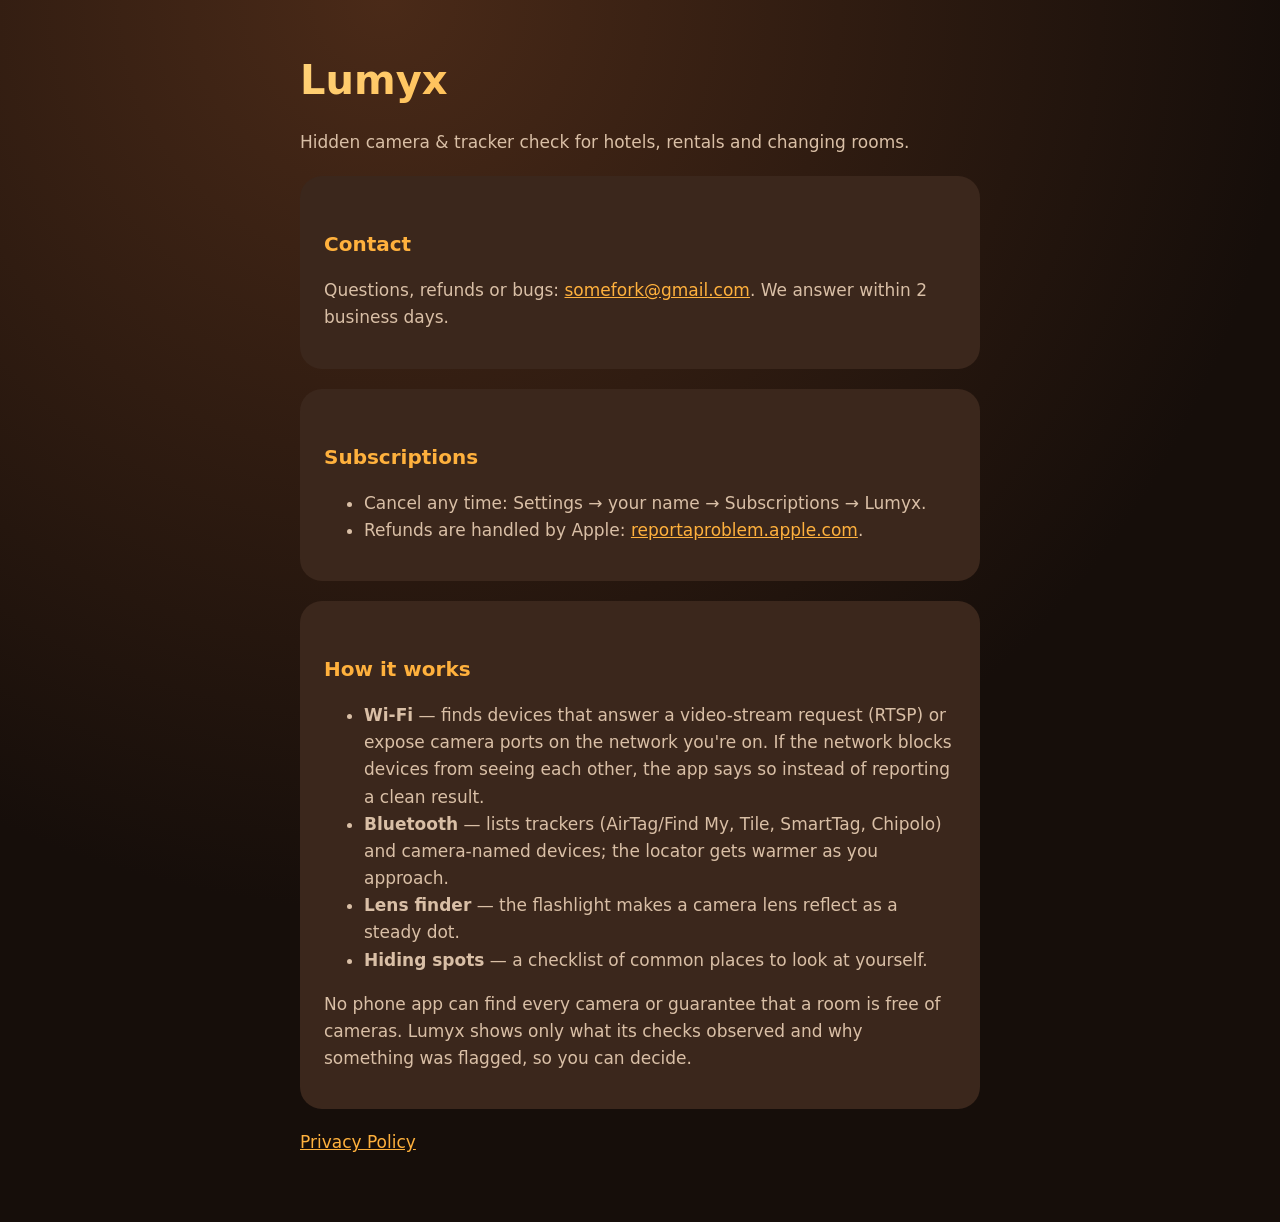
<file: index.html>
<!doctype html><html lang="en"><head><meta charset="utf-8"><meta name="viewport" content="width=device-width,initial-scale=1"><title>Lumyx Support</title><link rel="stylesheet" href="style.css"></head>
<body><main><h1>Lumyx</h1><p>Hidden camera &amp; tracker check for hotels, rentals and changing rooms.</p>
<div class="card"><h2>Contact</h2><p>Questions, refunds or bugs: <a href="mailto:somefork@gmail.com">somefork@gmail.com</a>. We answer within 2 business days.</p></div>
<div class="card"><h2>Subscriptions</h2><ul><li>Cancel any time: Settings → your name → Subscriptions → Lumyx.</li><li>Refunds are handled by Apple: <a href="https://reportaproblem.apple.com">reportaproblem.apple.com</a>.</li></ul></div>
<div class="card"><h2>How it works</h2><ul><li><b>Wi-Fi</b> — finds devices that answer a video-stream request (RTSP) or expose camera ports on the network you're on. If the network blocks devices from seeing each other, the app says so instead of reporting a clean result.</li><li><b>Bluetooth</b> — lists trackers (AirTag/Find My, Tile, SmartTag, Chipolo) and camera-named devices; the locator gets warmer as you approach.</li><li><b>Lens finder</b> — the flashlight makes a camera lens reflect as a steady dot.</li><li><b>Hiding spots</b> — a checklist of common places to look at yourself.</li></ul><p>No phone app can find every camera or guarantee that a room is free of cameras. Lumyx shows only what its checks observed and why something was flagged, so you can decide.</p></div>
<p><a href="privacy.html">Privacy Policy</a></p></main></body></html>
</file>
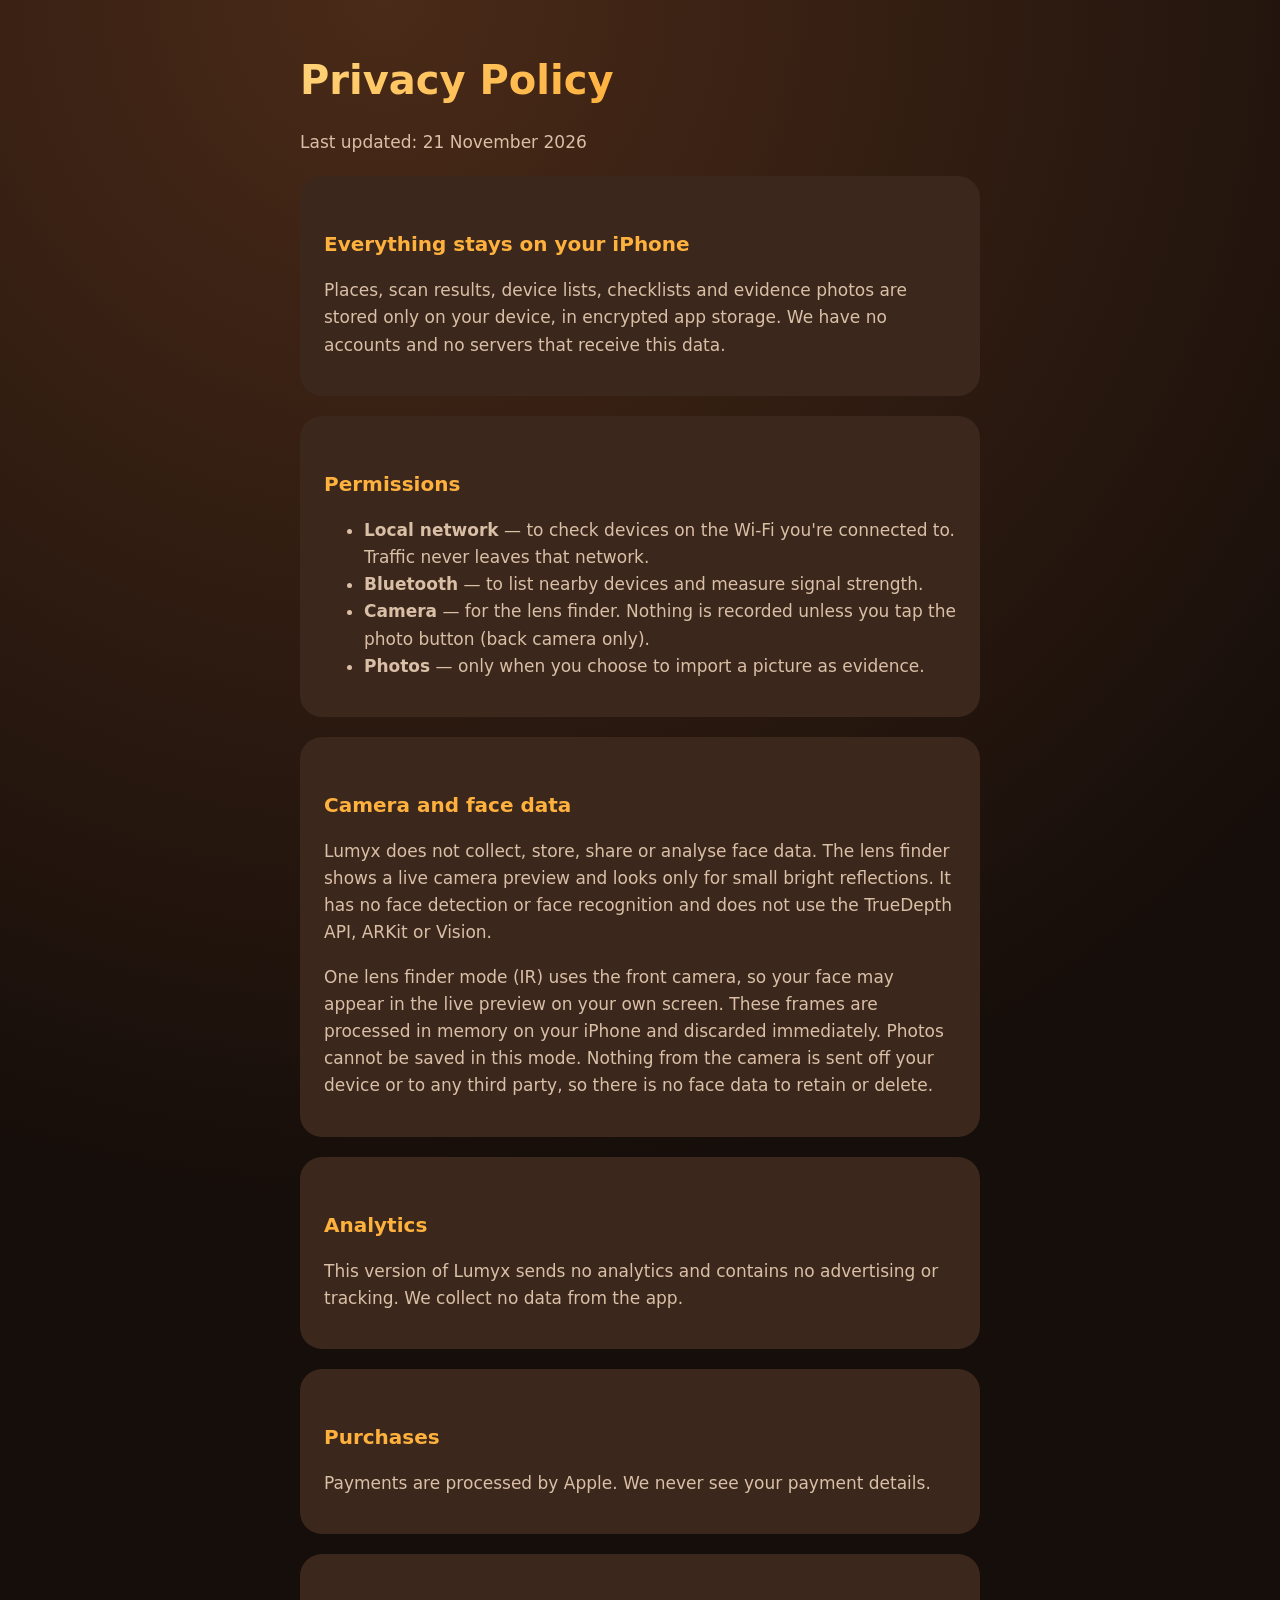
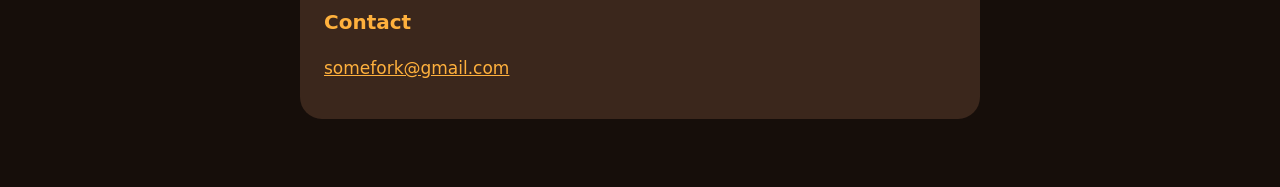
<file: privacy.html>
<!doctype html><html lang="en"><head><meta charset="utf-8"><meta name="viewport" content="width=device-width,initial-scale=1"><title>Lumyx Privacy</title><link rel="stylesheet" href="style.css"></head>
<body><main><h1>Privacy Policy</h1><p>Last updated: 21 November 2026</p>
<div class="card"><h2>Everything stays on your iPhone</h2><p>Places, scan results, device lists, checklists and evidence photos are stored only on your device, in encrypted app storage. We have no accounts and no servers that receive this data.</p></div>
<div class="card"><h2>Permissions</h2><ul><li><b>Local network</b> — to check devices on the Wi-Fi you're connected to. Traffic never leaves that network.</li><li><b>Bluetooth</b> — to list nearby devices and measure signal strength.</li><li><b>Camera</b> — for the lens finder. Nothing is recorded unless you tap the photo button (back camera only).</li><li><b>Photos</b> — only when you choose to import a picture as evidence.</li></ul></div>
<div class="card"><h2>Camera and face data</h2><p>Lumyx does not collect, store, share or analyse face data. The lens finder shows a live camera preview and looks only for small bright reflections. It has no face detection or face recognition and does not use the TrueDepth API, ARKit or Vision.</p><p>One lens finder mode (IR) uses the front camera, so your face may appear in the live preview on your own screen. These frames are processed in memory on your iPhone and discarded immediately. Photos cannot be saved in this mode. Nothing from the camera is sent off your device or to any third party, so there is no face data to retain or delete.</p></div>
<div class="card"><h2>Analytics</h2><p>This version of Lumyx sends no analytics and contains no advertising or tracking. We collect no data from the app.</p></div>
<div class="card"><h2>Purchases</h2><p>Payments are processed by Apple. We never see your payment details.</p></div>
<div class="card"><h2>Contact</h2><p><a href="mailto:somefork@gmail.com">somefork@gmail.com</a></p></div></main></body></html>
</file>
<file: style.css>
:root{--bg:#160E0A;--card:#3B271C;--cream:#FFF2E1;--sand:#D9BFA6;--amber:#FFB13D}
*{box-sizing:border-box}body{margin:0;background:radial-gradient(circle at 30% 0%,#4a2a18,var(--bg) 60%);color:var(--cream);font:17px/1.6 -apple-system,BlinkMacSystemFont,"SF Pro Rounded",system-ui,sans-serif;min-height:100vh}
main{max-width:720px;margin:0 auto;padding:48px 20px}h1{font-size:40px;margin:0 0 8px;background:linear-gradient(135deg,#FFD37A,#FFB13D,#FF9466);-webkit-background-clip:text;color:transparent}
h2{color:var(--amber);font-size:20px;margin-top:32px}p,li{color:var(--sand)}a{color:var(--amber)}.card{background:var(--card);border-radius:22px;padding:20px 24px;margin:20px 0}
</file>
